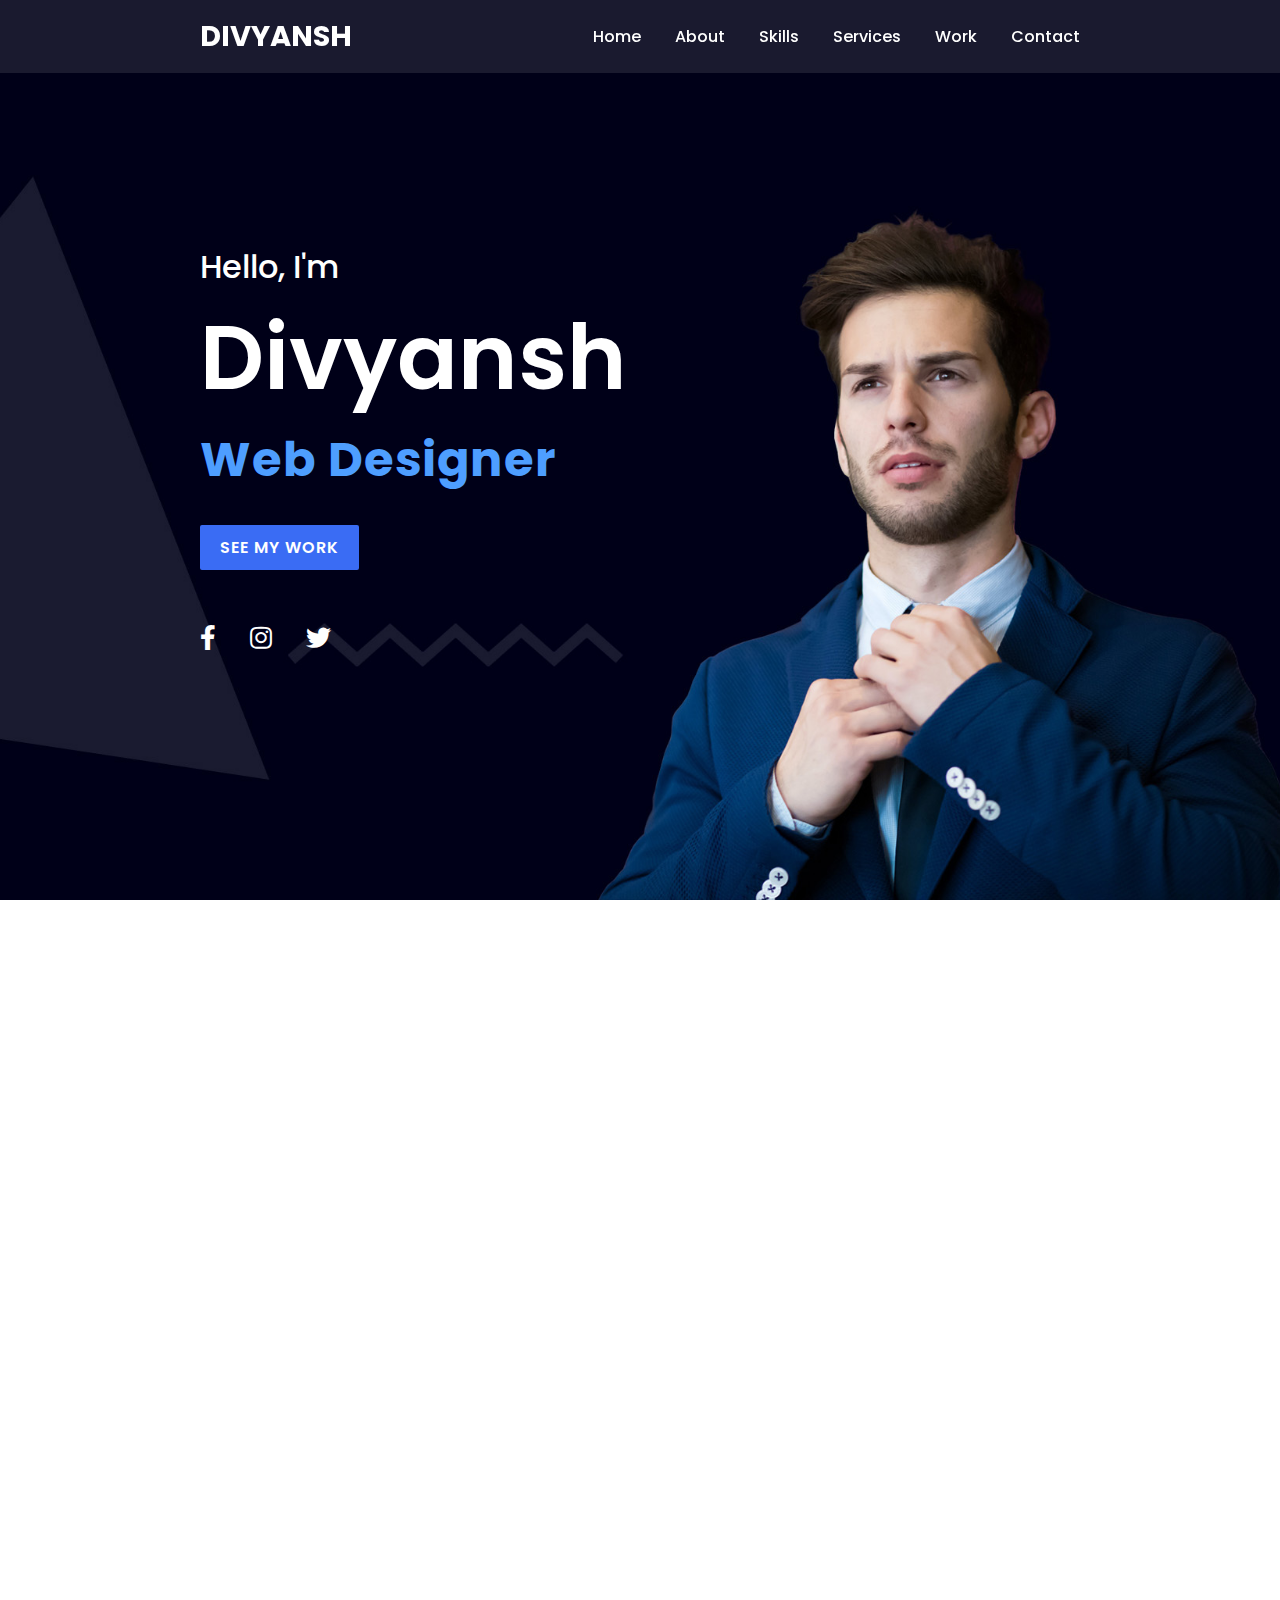
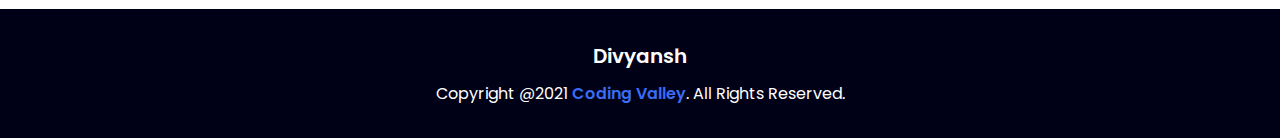
<file: index.html>
<!DOCTYPE html>
<html lang="en" dir="ltr">
  <head>
    <meta charset="utf-8">
    <meta name="viewport" content="width=device-width, initial-scale=1.0">
    <title>Divyansh | Home</title>
    <link rel="stylesheet" href="style.css">
    <link rel="stylesheet" href="https://cdnjs.cloudflare.com/ajax/libs/font-awesome/5.15.2/css/all.min.css">
  </head>
  <body>

    <div class="scrollToTop-btn">
      <i class="fas fa-angle-up"></i>
    </div>

    <header>
      <a href="#" class="brand">Divyansh</a>
      <div class="menu-btn"></div>
      <div class="navigation">
        <a href="#main">Home</a>
        <a href="aboutme.html">About</a>
        <a href="#skills">Skills</a>
        <a href="#services">Services</a>
        <a href="#work">Work</a>
        <a href="contact.html">Contact</a>
      </div>
    </header>

    <section class="main" id="main">
      <div class="content">
        <h2>Hello, I'm<br><span>Divyansh</span></h2>
        <div class="animated-text">
          <h3>Web Designer</h3>
          <h3>Web Developer</h3>
          <h3> Graphic Designer</h3>
          <h3>Seo Expert</h3>        
        </div>
        <a href="#" class="btn">See My Work</a>
        <div class="media-icons">
          <a href="https://www.instagram.com/here__divyansh/"><i class="fab fa-facebook-f"></i></a>
          <a href="https://www.instagram.com/here__divyansh/"><i class="fab fa-instagram"></i></a>
          <a href="https://www.instagram.com/here__divyansh/"><i class="fab fa-twitter"></i></a>
        </div>
      </div>
    </section>

    <section class="about" id="about">
      <div class="title reveal">
        <h2 class="section-title">About Me</h2>
      </div>
      <div class="content">
        <div class="column col-left reveal">
          <div class="img-card">
            <img src="images/img1.jpg" alt="">
          </div>
        </div>
        <div class="column col-right reveal">
          <h2 class="content-title">Hey There! I'm Divyansh</h2>
          <p class="paragraph-text"><b>Start-up Enthusiast | Front End Developer<br></b></p>
          <p><b>I love structuring and designing website and also representing data in a meaningful way also I like pushing myself and taking up new challenges.</b> </p>
          <a href="aboutme.html" class="btn">See More</a>
        </div>
      </div>
    </section>

    <section class="skills" id="skills">
      <div class="title reveal">
        <h2 class="section-title">My Skills</h2>
      </div>
      <div class="content">
        <div class="column col-left reveal">
          <h2 class="content-title">My Skills and Experiences</h2>
          <p><b>Programming :-</b> 
            C++(STL) , PYTHON</p>
            
           <p><b>DEVELOPMENT :- </b>
            HTML /CSS/JAVASCRIPT/
            DIANGO / FIASK
            ANDROID </p>
            
           <p><b> FAMILIAR WITH :- </b>
            SEO OF WEBSITE.</p>
          <a href="#" class="btn">See More</a>
        </div>
        <div class="column col-right reveal">
          <div class="bar">
            <div class="info">
              <span>HTML</span>
              <span>95%</span>
            </div>
            <div class="line html"></div>
          </div>
          <div class="bar">
            <div class="info">
              <span>CSS</span>
              <span>85%</span>
            </div>
            <div class="line css"></div>
          </div>
          <div class="bar">
            <div class="info">
              <span>Javascript</span>
              <span>80%</span>
            </div>
            <div class="line javascript"></div>
          </div>
          <div class="bar">
            <div class="info">
              <span>JQuery</span>
              <span>80%</span>
            </div>
            <div class="line jquery"></div>
          </div>
          <div class="bar">
            <div class="info">
              <span>PHP</span>
              <span>75%</span>
            </div>
            <div class="line php"></div>
          </div>
        </div>
      </div>
    </section>

    <section class="services" id="services">
      <div class="title reveal">
        <h2 class="section-title">My Services</h2>
        <p>Start growing your business through better Web Presence today

          Specialized in Website Development, Ecommerce Website, Digital Marketing, SEO, Mobile Application, POS Solution, Branding & Design</p>
      </div>
      <div class="content">
        <div class="card reveal">
          <div class="service-icon">
            <i class="fas fa-palette"></i>
          </div>
          <div class="info">
            <h3>Web Design</h3>
            <p> I make bold, powerful, and responsive websites that will engage your visitors and improve your conversions while keeping maximum visibility and functionality in mind using smart platforms and technologies.</p>
          </div>
        </div>
        <div class="card reveal">
          <div class="service-icon">
            <i class="fas fa-file-code"></i>
          </div>
          <div class="info">
            <h3>Ecommerce + Mobile Apps</h3>
            <p>We create eCommerce websites that deliver high-performance and smart services to the specific needs of our clients. With their deep industry knowledge, our team can help you with Mobile Apps too.</p>
          </div>
        </div>
        <div class="card reveal">
          <div class="service-icon">
            <i class="fas fa-object-group"></i>
          </div>
          <div class="info">
            <h3>Digital Marketing</h3>
            <p>Our services help businesses of all sizes transform their digital marketing strategies by generating higher post engagement, increasing referral traffic, and collecting data about new and prospective customers.</p>
            
          </div>
          </div>
        </div>
      </div>
    </section>

    <section class="work" id="work">
      <div class="title reveal">
        <h2 class="section-title">My Work</h2>
      </div>
      <div class="content">
        <div class="card reveal">
          <div class="card-img">
            <img src="images/work1.jpg" alt="">
          </div>
        </div>
        <div class="card reveal">
          <div class="card-img">
            <img src="images/work2.jpg" alt="">
          </div>
        </div>
        <div class="card reveal">
          <div class="card-img">
            <img src="images/work3.jpg" alt="">
          </div>
        </div>
        <div class="card reveal">
          <div class="card-img">
            <img src="images/work4.jpg" alt="">
          </div>
        </div>
        <div class="card reveal">
          <div class="card-img">
            <img src="images/work5.jpg" alt="">
          </div>
        </div>
        <div class="card reveal">
          <div class="card-img">
            <img src="images/work6.jpg" alt="">
          </div>
        </div>
        <div class="title reveal">
          <a href="#" class="btn">See All</a>
        </div>
      </div>
    </section>

    <section class="contact" id="contact">
      <div class="title reveal">
        <h2 class="section-title">Contact Me</h2>
      </div>
      <div class="content">
        <div class="row">
          <div class="card reveal">
            <div class="contact-icon">
              <i class="fas fa-map-marker-alt"></i>
            </div>
            <div class="info">
              <h3>Address</h3>
              <span> Ranchi, India</span>
            </div>
          </div>
          <div class="card reveal">
            <div class="contact-icon">
              <i class="fas fa-phone"></i>
            </div>
            <div class="info">
              <h3>Phone</h3>
              <span>+91 8797075125</span>
            </div>
          </div>
          <div class="card reveal">
            <div class="contact-icon">
              <i class="fas fa-envelope"></i>
            </div>
            <div class="info">
              <h3>Email Address</h3>
              <span>brorode56@gmail.com</span>
            </div>
          </div>
          <div class="card reveal">
            <div class="contact-icon">
              <i class="fas fa-globe"></i>
            </div>
            <div class="info">
              <h3>Website</h3>
              <span>divyanshh.xyz</span>
            </div>
          </div>
        </div>
        <div class="row">
          <div class="contact-form reveal">
            <h3>Send Message</h3>
            <div class="input-box">
              <input type="text" name="" value="" placeholder="Name">
            </div>
            <div class="input-box">
              <input type="text" name="" value="" placeholder="Email">
            </div>
            <div class="input-box">
              ,
            </div>
            <div class="input-box">
              <input type="submit" class="send-btn" name="" value="Send"/>
            </div>
          </div>
        </div>
      </div>
    </section>

    <footer class="footer">
      <span class="footer-title">Divyansh</span>
      <p>Copyright @2021 <a href="#">Coding Valley</a>. All Rights Reserved.</p>
    </footer>

    <script src="script.js" charset="utf-8"></script>

  </body>
</html>
</file>
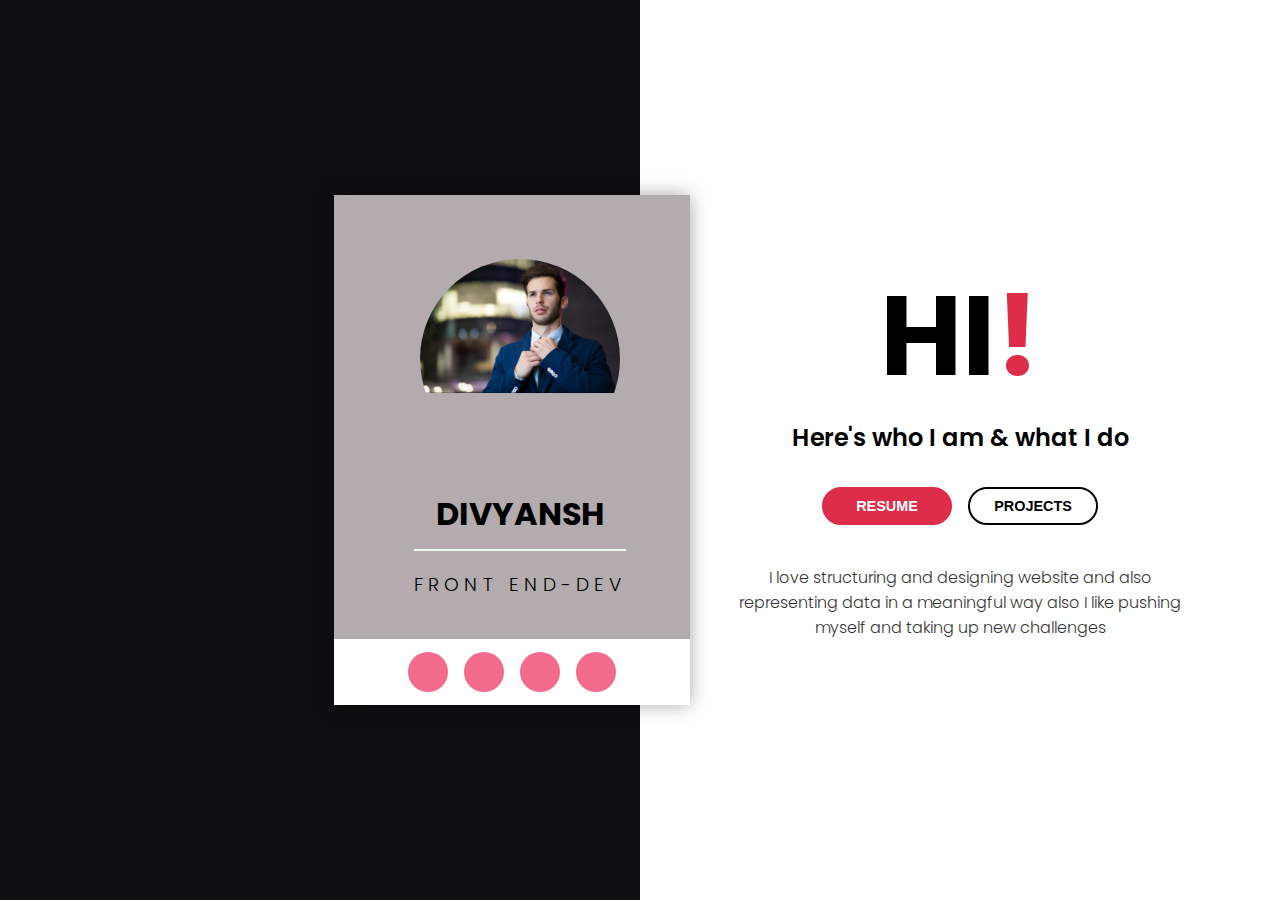
<file: aboutme.html>
<!DOCTYPE html>
<html>
  <head>
    <meta charset="utf-8">
    <meta http-equiv="X-UA-Compatible" content="IE=edge">
    <title>About Page</title>
    <meta name="viewport" content="width=device-width, initial-scale=1">
    <link rel="stylesheet" href="about.css">
    <link rel="stylesheet" href="https://cdnjs.cloudflare.com/ajax/libs/font-awesome/5.15.1/css/all.min.css" integrity="sha512-+4zCK9k+qNFUR5X+cKL9EIR+ZOhtIloNl9GIKS57V1MyNsYpYcUrUeQc9vNfzsWfV28IaLL3i96P9sdNyeRssA==" crossorigin="anonymous" />
  </head>
  <body>
    
    <div class = "about-wrapper">
      <div class = "about-left">
        <div class = "about-left-content">
          <div>
            <div class = "shadow">
              <div class = "about-img">
                <img src = "images/img1.jpg" alt = "about image">
              </div>
            </div>

            <h2>DIVYANSH<br></h2>
            <h3>FRONT END-DEV</h3>
          </div>

          <ul class = "icons">
            <li><a href="https://www.instagram.com/here__divyansh/"><i class = "fab fa-facebook-f"></a></i></li>
            <li><a href="https://youtube.com/channel/UCT798jSSgP1iqVFZ8rrHD1Q"><i class = "fab fa-twitter"></a></i></li>
            <li><a href="https://www.linkedin.com/in/divyansh-%E3%85%A4-239a78217"><i class = "fab fa-linkedin"></a></i></li>
            <li><a href="https://www.instagram.com/here__divyansh/"><i class = "fab fa-instagram"></a></i></li>
          </ul>
        </div>
      </div>

      <div class = "about-right">
        <h1>hi<span>!</span></h1>
        <h2>Here's who I am & what I do</h2>
        <div class = "about-btns">
          <button type = "button" class = "btn btn-pink">resume</button>
          <button type = "button" class = "btn btn-white">projects</button>
        </div>

        <div class = "about-para">
          <p>I love structuring and designing website and also representing data in a meaningful way also I like pushing myself and taking up new challenges</p>
          
        </div>
      </div>
    </div>


  </body>
</html>
</file>
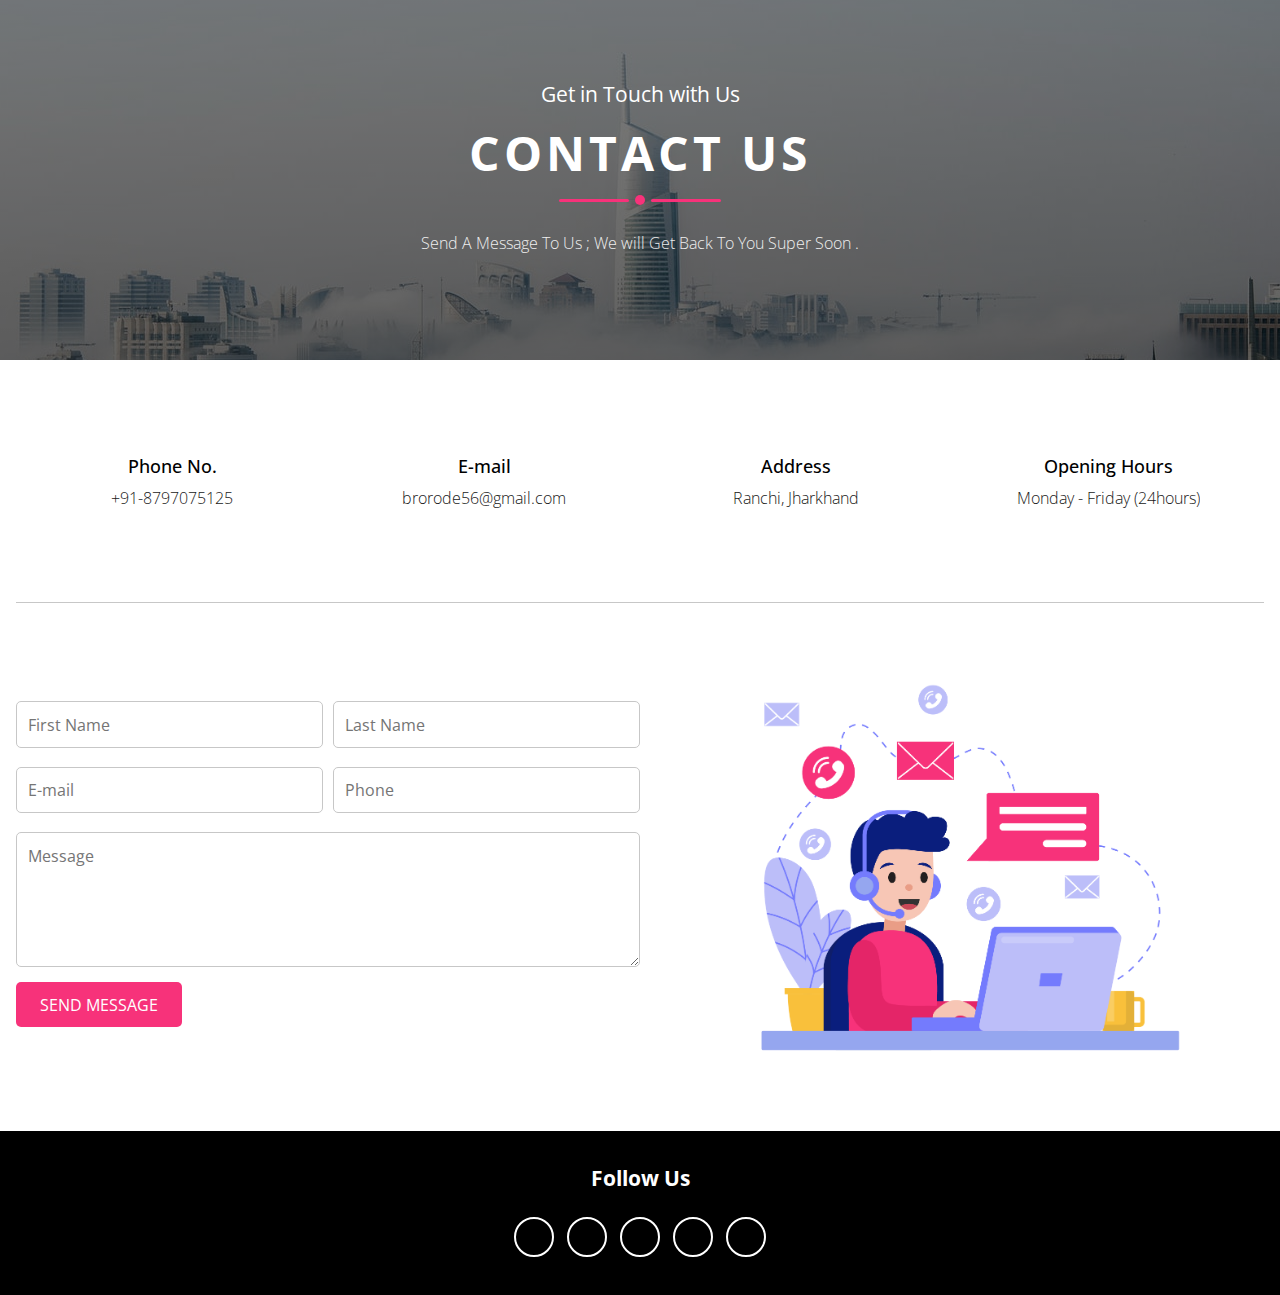
<file: contact.html>
<!DOCTYPE html>
<html>
  <head>
    <meta charset="utf-8">
    <meta http-equiv="X-UA-Compatible" content="IE=edge">
    <title></title>
    <meta name="description" content="">
    <meta name="viewport" content="width=device-width, initial-scale=1">
    <link rel="stylesheet" href="contact.css">
    <!-- Fontawesome icon -->
    <link rel="stylesheet" href="https://cdnjs.cloudflare.com/ajax/libs/font-awesome/5.15.1/css/all.min.css" integrity="sha512-+4zCK9k+qNFUR5X+cKL9EIR+ZOhtIloNl9GIKS57V1MyNsYpYcUrUeQc9vNfzsWfV28IaLL3i96P9sdNyeRssA==" crossorigin="anonymous" />
  </head>
  <body>

    
    <section class = "contact-section">
      <div class = "contact-bg">
        <h3>Get in Touch with Us</h3>
        <h2>contact us</h2>
        <div class = "line">
          <div></div>
          <div></div>
          <div></div>
        </div>
        <p class = "text">Send A Message To Us ; We will Get Back To You Super Soon .</p>
      </div>


      <div class = "contact-body">
        <div class = "contact-info">
          <div>
            <span><i class = "fas fa-mobile-alt"></i></span>
            <span>Phone No.</span>
            <span class = "text">+91-8797075125</span>
          </div>
          <div>
            <span><i class = "fas fa-envelope-open"></i></span>
            <span>E-mail</span>
            <span class = "text">brorode56@gmail.com</span>
          </div>
          <div>
            <span><i class = "fas fa-map-marker-alt"></i></span>
            <span>Address</span>
            <span class = "text">Ranchi, Jharkhand</span>
          </div>
          <div>
            <span><i class = "fas fa-clock"></i></span>
            <span>Opening Hours</span>
            <span class = "text">Monday - Friday (24hours)</span>
          </div>
        </div>

        <div class = "contact-form">
          <form>
            <div>
              <input type = "text" class = "form-control" placeholder="First Name">
              <input type = "text" class = "form-control" placeholder="Last Name">
            </div>
            <div>
              <input type = "email" class = "form-control" placeholder="E-mail">
              <input type = "text" class = "form-control" placeholder="Phone">
            </div>
            <textarea rows = "5" placeholder="Message" class = "form-control"></textarea>
            <input type = "submit" class = "send-btn" value = "send message">
          </form>

          <div>
            <img src = "image/contact-png.png" alt = "">
          </div>
        </div>
      </div>

      

      <div class = "contact-footer">
        <h3>Follow Us</h3>
        <div class = "social-links">
          <a href = "#" class = "fab fa-facebook-f"></a>
          <a href = "#" class = "fab fa-twitter"></a>
          <a href = "https://www.instagram.com/here__divyansh/" class = "fab fa-instagram"></a>
          <a href = "#" class = "fab fa-linkedin"></a>
          <a href = "https://www.youtube.com/channel/UCT798jSSgP1iqVFZ8rrHD1Q" class = "fab fa-youtube"></a>
        </div>
      </div>
    </section>

    

  </body>
</file>
<file: style.css>
@import url('https://fonts.googleapis.com/css2?family=Poppins:ital,wght@0,100;0,200;0,300;0,400;0,500;0,600;0,700;0,800;0,900;1,100;1,200;1,300;1,400;1,500;1,600;1,700;1,800;1,900&display=swap');

*{
  margin: 0;
  padding: 0;
  box-sizing: border-box;
  font-family: 'Poppins', sans-serif;
  scroll-behavior: smooth;
}

section{
  padding: 100px 200px;
}

.main{
  position: relative;
  width: 100%;
  min-height: 100vh;
  display: flex;
  align-items: center;
  background: url(images/bg.jpg)no-repeat;
  background-size: cover;
  background-position: center;
  background-attachment: fixed;
}

.main .content{
  max-width: 800px;
}

.main .content h2{
  color: rgb(255, 255, 255);
  font-size: 2em;
  font-weight: 500;
}

.main .content h2 span{
  font-size: 2.8em;
  font-weight: 600;
}

.animated-text{
  position: relative;
  height: 70px;
  overflow: hidden;
}

.animated-text h3{
  color: #4e9eff;
  font-size: 3em;
  font-weight: 700;
  line-height: 70px;
  letter-spacing: 1px;
}

.animated-text h3:nth-child(1){
  animation: text-move 10s infinite;
}

@keyframes text-move{
  0%{
    margin-top: 0;
  }
  25%{
    margin-top: -70px;
  }
  50%{
    margin-top: -140px;
  }
  75%{
    margin-top: -70px;
  }
  100%{
    margin-top: 0;
  }
}

.btn{
  color: #fff;
  background: #3a6cf4;
  font-size: 1em;
  font-weight: 600;
  display: inline-block;
  padding: 10px 20px;
  text-transform: uppercase;
  text-decoration: none;
  letter-spacing: 1px;
  border-radius: 2px;
  margin-top: 30px;
  transition: 0.5s ease;
}

.btn:hover{
  background: #235bf6;
}

.media-icons{
  margin-top: 50px;
}

.media-icons a{
  color: #fff;
  font-size: 25px;
  margin-right: 30px;
}

header{
  z-index: 999;
  position: fixed;
  background: rgba(255, 255, 255, 0.1);
  top: 0;
  left: 0;
  width: 100%;
  padding: 15px 200px;
  display: flex;
  justify-content: space-between;
  align-items: center;
  transition: 0.5s ease;
}

header.sticky{
  background: #3a6cf4;
  padding: 10px 200px;
}

header .brand{
  color: #fff;
  font-size: 1.8em;
  font-weight: 700;
  text-transform: uppercase;
  text-decoration: none;
}

header .navigation{
  position: relative;
}

header .navigation a{
  color: #fff;
  font-size: 1em;
  font-weight: 500;
  text-decoration: none;
  margin-left: 30px;
}

header .navigation a:hover{
  color: #3a6cf4;
}

header.sticky .navigation a:hover{
  color: #000;
}

body{
  min-height: 110vh;
}

.title{
  width: 100%;
  display: flex;
  justify-content: center;
  align-items: center;
  flex-direction: column;
}

.section-title{
  position: relative;
  color: #3a6cf4;
  font-size: 2.2em;
  font-weight: 800;
  margin-bottom: 60px;
}

.section-title:before{
  content: '';
  position: absolute;
  top: 56px;
  left: 50%;
  width: 140px;
  height: 4px;
  background: #3a6cf4;
  transform: translateX(-50%);
}

.section-title:after{
  content: '';
  position: absolute;
  top: 50px;
  left: 50%;
  width: 15px;
  height: 15px;
  border-radius: 50%;
  background: #3a6cf4;
  transform: translateX(-50%);
}

.about .content{
  position: relative;
  width: 100%;
  display: flex;
  justify-content: space-between;
  margin-top: 20px;
}

.about .content .col-left{
  position: relative;
  width: 45%;
}

.about .content .col-right{
  position: relative;
  width: 50%;
}

.about .content .col-left .img-card{
  position: relative;
  width: 100%;
  min-height: 450px;
}

.about .content .col-left .img-card img{
  position: absolute;
  top: 0;
  left: 0;
  width: 100%;
  height: 100%;
  object-fit: cover;
  border-radius: 10px;
}

.about .content .col-right .content-title{
  font-size: 2em;
  font-weight: 800;
  margin-bottom: 20px;
}

.about .content .col-right .paragraph-text{
  font-size: 1em;
}

.skills{
  background: #000016;
}

.skills .content{
  position: relative;
  width: 100%;
  display: flex;
  justify-content: space-between;
  color: #fff;
  margin-top: 20px;
}

.skills .content .col-left{
  position: relative;
  width: 46%;
}

.skills .content .col-left .content-title{
  margin-bottom: 20px;
}

.skills .content .col-right{
  position: relative;
  width: 46%;
}

.skills .content .col-right .bar{
  margin-bottom: 15px;
  padding: 10px;
}

.skills .content .col-right .bar .info{
  display: flex;
  align-items: center;
  justify-content: space-between;
  margin-bottom: 5px;
}

.skills .content .col-right .bar .info span{
  font-size: 18px;
  font-weight: 500;
}

.skills .content .col-right .bar .line{
  position: relative;
  width: 100%;
  height: 15px;
  background: #ccc;
  border-radius: 2px;
}

.skills .content .col-right .bar .line:before{
  content: '';
  position: absolute;
  height: 100%;
  top: 0;
  left: 0;
  border-radius: 2px;
}

.skills .content .col-right .bar .html:before{
  width: 95%;
  background: #e45126;
}

.skills .content .col-right .bar .css:before{
  width: 90%;
  background: #0c73b8;
}

.skills .content .col-right .bar .javascript:before{
  width: 80%;
  background: #e3a324;
}

.skills .content .col-right .bar .jquery:before{
  width: 80%;
  background: #30dd6d;
}

.skills .content .col-right .bar .php:before{
  width: 75%;
  background: #6d7eb8;
}

.services .content{
  display: flex;
  justify-content: center;
  flex-wrap: wrap;
  flex-direction: row;
  margin-top: 20px;
}

.title p{
  font-size: 1em;
  width: 80%;
}

.services .content .card{
  background: #fff;
  width: 340px;
  margin: 10px;
  padding: 25px;
  justify-content: center;
  align-items: center;
  flex-direction: column;
  box-shadow: 0 5px 25px rgba(1 1 1 / 15%);
  border-radius: 10px;
}

.services .content .card .service-icon{
  color: #3a6cf4;
  font-size: 8em;
  text-align: center;
  transition: transform 0.5s ease;
}

.services .content .card:hover .service-icon{
  transform: translateY(-10px);
}

.services .content .card .info{
  text-align: center;
}

.services .content .card .info h3{
  color: #3a6cf4;
  font-size: 1.2em;
  font-weight: 700;
  margin: 10px;
}

.work{
  background: #000016;
}

.work .content{
  display: flex;
  justify-content: center;
  flex-direction: row;
  flex-wrap: wrap;
  margin-top: 20px;
}

.work .content .card{
  width: 340px;
  margin: 15px;
}

.work .content .card .card-img{
  position: relative;
  width: 100%;
  height: 260px;
  overflow: hidden;
  border-radius: 10px;
}

.work .content .card .card-img img{
  position: absolute;
  top: 0;
  left: 0;
  width: 100%;
  height: 100%;
  object-fit: cover;
  border-radius: 10px;
  transition: 0.5s ease;
}

.work .content .card .card-img img:hover{
  transform: scale(1.2);
}

.contact .content{
  display: flex;
  justify-content: center;
  flex-wrap: wrap;
  flex-direction: column;
  margin-top: 20px;
}

.contact .content .row{
  display: flex;
  justify-content: center;
  flex-wrap: wrap;
  flex-direction: row;
}

.contact .content .row .card{
  background: #fff;
  width: 240px;
  margin: 20px;
  padding: 25px;
  display: flex;
  justify-content: center;
  align-items: center;
  flex-direction: column;
  box-shadow: 0 5px 25px rgba(1 1 1 / 15%);
  border-radius: 10px;
}

.contact .content .row .card .contact-icon{
  color: #3a6cf4;
  font-size: 4em;
  text-align: center;
  transition: transform 0.5s ease;
}

.contact .content .row .card:hover .contact-icon{
  transform: translateY(-10px);
}

.contact .content .row .card .info{
  text-align: center;
}

.contact .content .row .card .info h3{
  color: #111;
  font-size: 1.2em;
  font-weight: 700;
  margin: 10px;
}

.contact .content .row .card .info span{
  color: #666;
  font-weight: 500;
}

.contact-form{
  background: #fff;
  max-width: 600px;
  margin-top: 50px;
  padding: 50px;
  border-radius: 10px;
  box-shadow: 0 5px 25px rgba(1 1 1 / 15%);
}

.contact-form h3{
  color: #111;
  font-size: 1.6em;
  font-weight: 600;
  text-align: center;
  margin-bottom: 40px;
}

.contact-form .input-box{
  position: relative;
  width: 100%;
  margin-bottom: 20px;
}

.contact-form .input-box input,
.contact-form .input-box textarea{
  color: #111;
  width: 100%;
  padding: 10px;
  font-size: 1em;
  font-weight: 400;
  outline: none;
  border: 1px solid #111;
  border-radius: 5px;
  resize: none;
}

.contact-form .input-box .send-btn{
  color: #fff;
  background: #3a6cf4;
  display: inline-block;
  font-size: 1.1em;
  font-weight: 500;
  text-transform: uppercase;
  letter-spacing: 2px;
  width: 100%;
  border: none;
  cursor: pointer;
  transition: 0.5s ease;
}

.contact-form .input-box .send-btn:hover{
  background: #235bf6;
}

.footer{
  background: #000016;
  color: #fff;
  text-align: center;
  padding: 2em;
}

.footer .footer-title{
  font-size: 20px;
  font-weight: 600;
}

.footer p{
  font-size: 16px;
  margin-top: 10px;
}

.footer p a{
  color: #3a6cf4;
  font-weight: 600;
  text-decoration: none;
}

@media (max-width: 1040px){
  header{
    padding: 12px 20px;
  }

  header.sticky{
    padding: 10px 20px;
  }

  header .navigation{
    display: none;
  }

  header .navigation.active{
    z-index: 888;
    position: fixed;
    background: #fff;
    top: 0;
    right: 0;
    width: 380px;
    height: 100%;
    display: flex;
    justify-content: center;
    align-items: center;
    flex-direction: column;
    box-shadow: 0 5px 25px rgba(1 1 1 / 15%);
    transition: 0.3s ease;
  }

  header .navigation a{
    color: #000;
    font-size: 1.2em;
    margin: 10px;
    padding: 0 20px;
    border-radius: 20px;
  }

  header .navigation a:hover{
    background: #3a6cf4;
    color: #fff;
    transition: 0.3s ease;
  }

  .menu-btn{
    position: absolute;
    background: url(images/menu.png)no-repeat;
    background-size: 30px;
    background-position: center;
    width: 40px;
    height: 40px;
    right: 0;
    margin: 0 20px;
    cursor: pointer;
    transition: 0.3s ease;
  }

  .menu-btn.active{
    z-index: 999;
    background: url(images/close.png)no-repeat;
    background-size: 25px;
    background-position: center;
    transition: 0.3s ease;
    filter: invert(1);
  }

  section{
    padding: 80px 20px;
  }

  .main .content h2{
    font-size: 1em;
  }

  .animated-text h3{
    font-size: 2.2em;
  }

  .section-title{
    font-size: 1.8em;
  }

  .about .content{
    flex-direction: column;
  }

  .about .content .column{
    position: relative;
    width: 100%;
  }

  .about .content .col-right{
    margin-top: 40px;
  }

  .skills .content{
    flex-direction: column;
  }

  .skills .content .column{
    position: relative;
    width: 100%;
  }

  .skills .content .col-right{
    margin-top: 40px;
  }

  .contact-form{
    padding: 35px 40px;
  }
}

.scrollToTop-btn{
  z-index: 999;
  position: fixed;
  background: #3a6cf4;
  color: #fff;
  width: 45px;
  height: 45px;
  right: 0;
  bottom: 10px;
  font-size: 22px;
  text-align: center;
  line-height: 45px;
  border-radius: 3px;
  cursor: pointer;
  pointer-events: none;
  opacity: 0;
  transition: all 0.3s ease;
}

.scrollToTop-btn.active{
  right: 20px;
  opacity: 1;
  pointer-events: auto;
}

.reveal{
  position: relative;
  transform: translateY(50px);
  opacity: 0;
  transition: all 1.5s ease;
}

.reveal.active{
  transform: translateY(0);
  opacity: 1;
}
</file>
<file: about.css>
@import url('https://fonts.googleapis.com/css2?family=Poppins:wght@200;300;400;500;600;700;800&display=swap');

*{
    padding: 0;
    margin: 0;
    box-sizing: border-box;
}
body{
    font-family: 'Poppins', sans-serif;
}
.about-wrapper{
    height: 100vh;
}
.about-left{
    background: #0f0f11;
    display: flex;
    flex-direction: column;
    align-items: center;
    justify-content: center;
    height: 100vh;
}
.about-left-content > div{
    background: #b3abad;
    padding: 4rem 4rem 2.5rem 5rem;
    text-align: center;
}
.about-left-content{
    box-shadow: 0px 0px 18px -1px rgba(0, 0, 0, 0.39);
    -webkit-box-shadow: 0px 0px 18px -1px rgba(0, 0, 0, 0.39);
    -moz-box-shadow: 0px 0px 18px -1px rgba(0, 0, 0, 0.39);
}
.about-img img{
    display: block;
    width: 200px;
}
.about-img{
    width: 200px;
    height: 200px;
    overflow: hidden;
    border-radius: 50%;
    transition: all 0.5s ease-in-out;
}
.shadow{
    margin-left: auto;
    margin-right: auto;
    border-radius: 50%;
    width: 200px;
    height: 200px;
    position: relative;
    cursor: pointer;
}
.shadow::after{
    content: "";
    position: absolute;
    background: rgba(0, 0, 0, 0.4);
    left: 50%;
    transform: translateX(-50%);
    bottom: -20px;
    height: 7px;
    width: 50px;
    filter: blur(3px);
    -webkit-filter: blur(3px);
    opacity: 0;
    transition: all 0.6s ease;
}
.shadow:hover .about-img{
    transform: translateY(-10px);
}
.shadow:hover::after{
    opacity: 1;
}
.about-left-content h2{
    font-size: 2rem;
    margin: 2.2rem 0 0.6rem 0;
    line-height: 1.2;
    padding-bottom: 1rem;
    border-bottom: 2px solid #edffec;
}
.about-left-content h3{
    text-transform: uppercase;
    font-weight: 300;
    letter-spacing: 5px;
    margin-top: 1.2rem;
}
.icons{
    background: #fff;
    display: flex;
    justify-content: center;
    padding: 0.8rem 0;
}
.icons li{
    list-style-type: none;
    background: #f36a8d;
    color: #fff;
    width: 40px;
    height: 40px;
    margin: 0 0.5rem;
    border-radius: 50%;
    display: flex;
    justify-content: center;
    align-items: center;
    font-size: 1.2rem;
    cursor: pointer;
    transition: all 0.5s ease-in-out;
}
.icons li:hover{
    background: #edffec;
    color: #000;
}
.about-right{
    background: #fff;
    height: 100vh;
    display: flex;
    flex-direction: column;
    align-items: center;
    justify-content: center;
    padding: 0 5rem;
    text-align: center;
}
.about-right h1{
    font-size: 7rem;
    text-transform: uppercase;
}
.about-right h1 span{
    color: #dd2d4a;
}
.about-right h2{
    font-weight: 600;
}
.about-btns{
    display: flex;
    margin: 2rem 0;
}
.btn{
    border: none;
    font-size: 0.9rem;
    text-transform: uppercase;
    border: 2px solid #000;
    border-radius: 20px;
    padding: 0.55rem 0;
    width: 130px;
    font-weight: 600;
    background: transparent;
    margin: 0 0.5rem;
    cursor: pointer;
}
.btn.btn-pink{
    background: #dd2d4a;
    color: #fff;
    border-color: #dd2d4a;
    transition: all 0.5s ease-in-out;
}
.btn.btn-pink:hover{
    background: transparent;
    border-color: #dd2d4a;
    color: #000;
}
.btn.btn-white{
    transition: all 0.5s ease-in-out;
}
.btn.btn-white:hover{
    background: #dd2d4a;
    border-color: #dd2d4a;
    color: #fff;
}
.about-para p{
    font-weight: 300;
    padding: 0.5rem;
    opacity: 0.8;
}

@media screen and (min-width: 992px){
    .about-wrapper{
        display: grid;
        grid-template-columns: repeat(2, 1fr);
    }
    .about-left{
        position: relative;
    }
    .about-left-content{
        position: absolute;
        right: -50px;
    }
}

a{
    color: white;
}

a:hover{
    color: black;
}
</file>
<file: contact.css>
@import url('https://fonts.googleapis.com/css2?family=Open+Sans:wght@300;400;600;700;800&display=swap');

*{
    box-sizing: border-box;
    padding: 0;
    margin: 0;
}
body{
    font-family: 'Open Sans', sans-serif;
    line-height: 1.5;
}
.contact-bg{
    height: 40vh;
    background: linear-gradient(rgba(0, 0, 0, 0.5), rgba(0, 0, 0, 0.8)), url(image/contact-bg.jpg);
    background-position: 50% 100%;
    background-repeat: no-repeat;
    background-attachment: fixed;
    text-align: center;
    color: #fff;
    display: flex;
    flex-direction: column;
    justify-content: center;
    align-items: center;
}
.contact-bg h3{
    font-size: 1.3rem;
    font-weight: 400;
}
.contact-bg h2{
    font-size: 3rem;
    text-transform: uppercase;
    padding: 0.4rem 0;
    letter-spacing: 4px;
}
.line div{
    margin: 0 0.2rem;
}
.line div:nth-child(1),
.line div:nth-child(3){
    height: 3px;
    width: 70px;
    background: #f7327a;
    border-radius: 5px;
}
.line{
    display: flex;
    align-items: center;
}
.line div:nth-child(2){
    width: 10px;
    height: 10px;
    background: #f7327a;
    border-radius: 50%;
}
.text{
    font-weight: 300;
    opacity: 0.9;
}
.contact-bg .text{
    margin: 1.6rem 0;
}
.contact-body{
    max-width: 1320px;
    margin: 0 auto;
    padding: 0 1rem;
}
.contact-info{
    margin: 2rem 0;
    text-align: center;
    padding: 2rem 0;
}
.contact-info span{
    display: block;
}
.contact-info div{
    margin: 0.8rem 0;
    padding: 1rem;
}
.contact-info span .fas{
    font-size: 2rem;
    padding-bottom: 0.9rem;
    color: #f7327a;
}
.contact-info div span:nth-child(2){
    font-weight: 500;
    font-size: 1.1rem;
}
.contact-info .text{
    padding-top: 0.4rem;
}
.contact-form{
    padding: 2rem 0;
    border-top: 1px solid #c7c7c7;
}
.contact-form form{
    padding-bottom: 1rem;
}
.form-control{
    width: 100%;
    border: 1.5px solid #c7c7c7;
    border-radius: 5px;
    padding: 0.7rem;
    margin: 0.6rem 0;
    font-family: 'Open Sans', sans-serif;
    font-size: 1rem;
    outline: 0;
}
.form-control:focus{
    box-shadow: 0 0 6px -3px rgba(48, 48, 48, 1);
}
.contact-form form div{
    display: grid;
    grid-template-columns: repeat(2, 1fr);
    column-gap: 0.6rem;
}
.send-btn{
    font-family: 'Open Sans', sans-serif;
    font-size: 1rem;
    text-transform: uppercase;
    color: #fff;
    background: #f7327a;
    border: none;
    border-radius: 5px;
    padding: 0.7rem 1.5rem;
    cursor: pointer;
    transition: all 0.4s ease;
}
.send-btn:hover{
    opacity: 0.8;
}
.contact-form > div img{
    width: 85%;
}
.contact-form > div{
    margin: 0 auto;
    text-align: center;
}
.contact-footer{
    padding: 2rem 0;
    background: #000;
}
.contact-footer h3{
    font-size: 1.3rem;
    color: #fff;
    margin-bottom: 1rem;
    text-align: center;
}
.social-links{
    display: flex;
    justify-content: center;
}
.social-links a{
    text-decoration: none;
    width: 40px;
    height: 40px;
    color: #fff;
    border: 2px solid #fff;
    border-radius: 50%;
    display: flex;
    justify-content: center;
    align-items: center;
    margin: 0.4rem;
    transition: all 0.4s ease;
}
.social-links a:hover{
    color: #f7327a;
    border-color: #f7327a;
}

@media screen and (min-width: 768px){
    .contact-bg .text{
        width: 70%;
        margin-left: auto;
        margin-right: auto;
    }
    .contact-info{
        display: grid;
        grid-template-columns: repeat(2, 1fr);
    }
}

@media screen and (min-width: 992px){
    .contact-bg .text{
        width: 50%;
    }
    .contact-form{
        display: grid;
        grid-template-columns: repeat(2, 1fr);
        align-items: center;
    }
}

@media screen and (min-width: 1200px){
    .contact-info{
        grid-template-columns: repeat(4, 1fr);
    }
}

.a{
  text-decoration: none;
  color: black;

}
</file>
